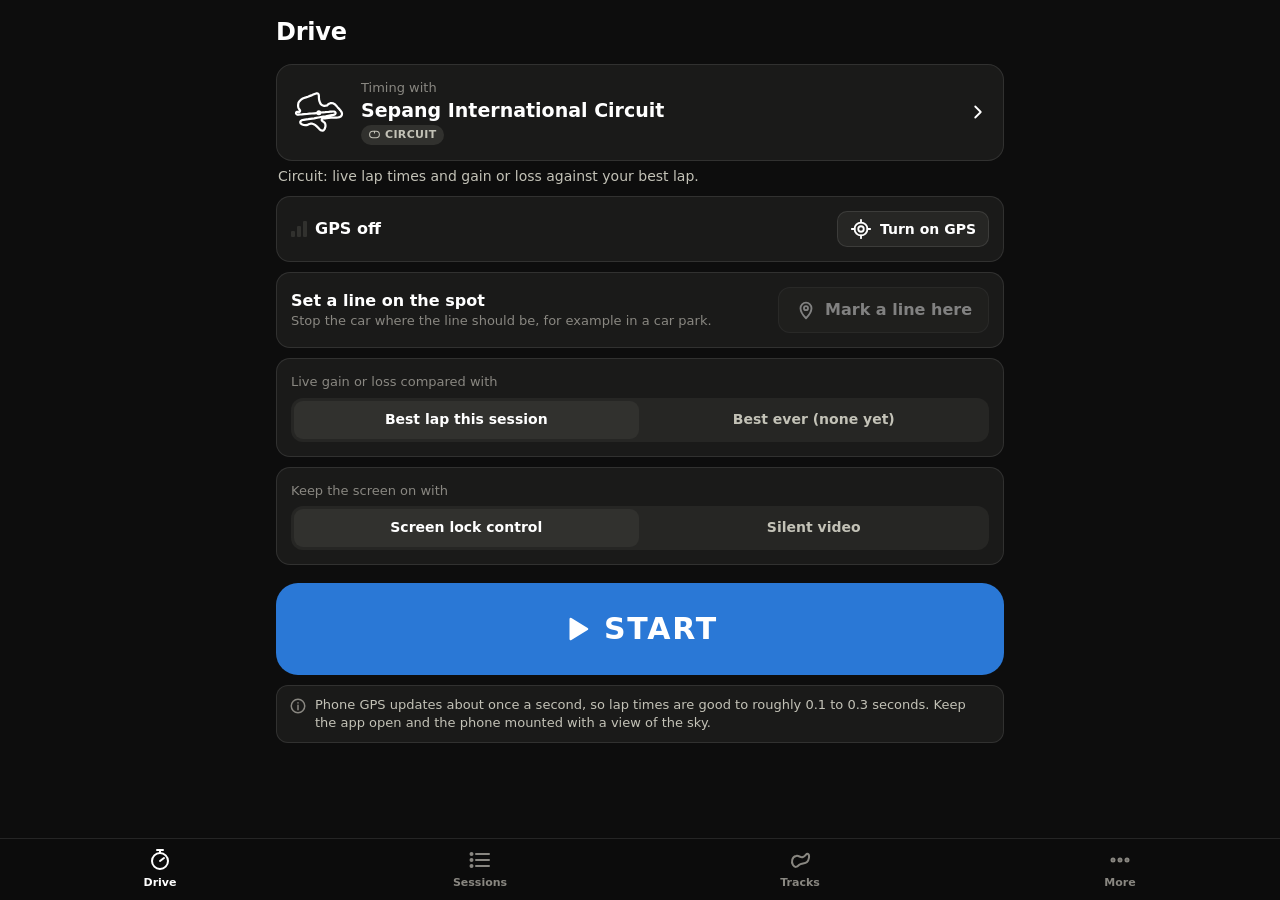
<file: index.html>
<!doctype html>
<html lang="en">
<head>
<meta charset="utf-8">
<meta name="viewport" content="width=device-width, initial-scale=1, viewport-fit=cover">
<meta http-equiv="Content-Security-Policy" content="default-src 'self'; script-src 'self'; style-src 'self' 'unsafe-inline'; img-src 'self' data: blob:; media-src 'self' blob:; connect-src 'self'; worker-src 'self'; manifest-src 'self'; font-src 'self'; object-src 'none'; base-uri 'self'; form-action 'none'">
<meta name="referrer" content="no-referrer">
<meta name="color-scheme" content="dark">
<meta name="theme-color" content="#000000">
<meta name="apple-mobile-web-app-capable" content="yes">
<meta name="mobile-web-app-capable" content="yes">
<meta name="apple-mobile-web-app-status-bar-style" content="black">
<meta name="apple-mobile-web-app-title" content="Drive Timer">
<meta name="format-detection" content="telephone=no">
<meta name="description" content="Lap timer and drive logger for the circuit and the road. Works offline; recordings stay on the phone.">
<title>Drive Timer</title>
<link rel="manifest" href="manifest.webmanifest">
<link rel="icon" href="icons/icon.svg" type="image/svg+xml">
<link rel="apple-touch-icon" href="icons/apple-touch-icon.png">
<link rel="stylesheet" href="css/app.css">
</head>
<body>
<main id="app"><p style="padding:24px;color:#898781">Loading...</p></main>
<nav id="tabs" aria-label="Main">
  <a href="#/drive" data-tab="drive"><span class="ic" aria-hidden="true"><svg viewBox="0 0 24 24" fill="none" stroke="currentColor" stroke-width="2" stroke-linecap="round" stroke-linejoin="round"><circle cx="12" cy="13" r="8"/><path d="M12 13l4-3"/><path d="M9 2h6"/><path d="M12 2v3"/></svg></span>Drive</a>
  <a href="#/sessions" data-tab="sessions"><span class="ic" aria-hidden="true"><svg viewBox="0 0 24 24" fill="none" stroke="currentColor" stroke-width="2" stroke-linecap="round" stroke-linejoin="round"><path d="M8 6h13M8 12h13M8 18h13"/><circle cx="3.5" cy="6" r="1"/><circle cx="3.5" cy="12" r="1"/><circle cx="3.5" cy="18" r="1"/></svg></span>Sessions</a>
  <a href="#/tracks" data-tab="tracks"><span class="ic" aria-hidden="true"><svg viewBox="0 0 24 24" fill="none" stroke="currentColor" stroke-width="2" stroke-linecap="round" stroke-linejoin="round"><path d="M5 17c-2-3-1-8 3-9 3-1 4 2 7 1s3-4 5-3 1 6-1 8-6 1-8 3-4 3-6 0z"/></svg></span>Tracks</a>
  <a href="#/more" data-tab="more"><span class="ic" aria-hidden="true"><svg viewBox="0 0 24 24" fill="none" stroke="currentColor" stroke-width="2" stroke-linecap="round" stroke-linejoin="round"><circle cx="5" cy="12" r="1.5"/><circle cx="12" cy="12" r="1.5"/><circle cx="19" cy="12" r="1.5"/></svg></span>More</a>
</nav>
<noscript><p style="padding:24px">Drive Timer needs JavaScript.</p></noscript>
<script type="module" src="js/app.js"></script>
</body>
</html>
</file>
<file: css/app.css>
/* Drive Timer - dark theme only (in-car use). Colour roles follow the dataviz palette (dark steps). */
:root {
  color-scheme: dark;
  --page: #0d0d0d;
  --surface: #1a1a19;
  --surface-2: #262624;
  --surface-3: #31312e;
  --grid: #2c2c2a;
  --axis: #383835;
  --ink: #ffffff;
  --ink-2: #c3c2b7;
  --muted: #898781;
  --border: rgba(255, 255, 255, 0.1);
  --series-1: #3987e5;
  --series-2: #d95926;
  --accent: #2a78d6;
  --best: #9085e9;
  --good: #0ca30c;
  --warning: #fab219;
  --serious: #ec835a;
  --critical: #d03b3b;
  --tab-h: 62px;
  --safe-b: env(safe-area-inset-bottom, 0px);
  --safe-t: env(safe-area-inset-top, 0px);
  --font: system-ui, -apple-system, "Segoe UI", sans-serif;
}
* { box-sizing: border-box; }
html, body { margin: 0; background: var(--page); color: var(--ink); font-family: var(--font); font-size: 16px; line-height: 1.4; -webkit-text-size-adjust: 100%; }
body { min-height: 100vh; overscroll-behavior-y: none; -webkit-tap-highlight-color: transparent; }
button, input, select { font: inherit; color: inherit; }
a { color: var(--series-1); }
.muted { color: var(--muted); }
.small { font-size: 13px; }
.hidden { display: none !important; }
.ic { display: inline-flex; width: 22px; height: 22px; flex: none; }
.ic svg { width: 100%; height: 100%; }

/* ---------- layout ---------- */
#app { padding: calc(12px + var(--safe-t)) 16px calc(var(--tab-h) + var(--safe-b) + 24px); max-width: 760px; margin: 0 auto; }
.screen-head { display: flex; align-items: center; gap: 10px; margin: 4px 0 14px; }
.screen-head h1 { font-size: 24px; margin: 0; flex: 1; letter-spacing: -0.01em; }
.screen-head .icon-btn { margin-right: -6px; }
h2.section { font-size: 15px; font-weight: 600; color: var(--ink-2); margin: 22px 0 8px; text-transform: none; }
.card { background: var(--surface); border-radius: 14px; padding: 14px; margin: 10px 0; border: 1px solid var(--border); }
.row { display: flex; align-items: center; gap: 10px; }
.grow { flex: 1; min-width: 0; }
.btn-row { display: flex; gap: 10px; flex-wrap: wrap; margin-top: 12px; }
.btn-row > .btn { flex: 1 1 auto; }

/* ---------- buttons ---------- */
.btn { display: inline-flex; align-items: center; justify-content: center; gap: 8px; min-height: 46px; padding: 0 16px; border-radius: 12px; border: 1px solid var(--border); background: var(--surface-2); color: var(--ink); font-weight: 600; cursor: pointer; text-decoration: none; }
.btn:active { background: var(--surface-3); }
.btn.primary { background: var(--accent); border-color: transparent; }
.btn.primary:active { background: #256abf; }
.btn.danger { color: #ff8a8a; border-color: rgba(208, 59, 59, 0.5); }
.btn.small { min-height: 36px; padding: 0 12px; font-size: 14px; border-radius: 10px; }
.btn[disabled] { opacity: 0.45; }
.icon-btn { display: inline-flex; align-items: center; justify-content: center; width: 44px; height: 44px; border-radius: 12px; background: transparent; border: 0; color: var(--ink-2); cursor: pointer; }
.icon-btn svg { width: 24px; height: 24px; }
.icon-btn:active { background: var(--surface-2); }
.seg { display: flex; background: var(--surface-2); border-radius: 12px; padding: 3px; gap: 3px; }
.seg button { flex: 1; min-height: 38px; border: 0; border-radius: 9px; background: transparent; color: var(--ink-2); font-weight: 600; font-size: 14px; cursor: pointer; }
.seg button[aria-pressed="true"] { background: var(--surface-3); color: var(--ink); }

/* ---------- tab bar ---------- */
#tabs { position: fixed; left: 0; right: 0; bottom: 0; height: calc(var(--tab-h) + var(--safe-b)); padding-bottom: var(--safe-b); display: flex; background: rgba(13, 13, 13, 0.94); border-top: 1px solid var(--border); backdrop-filter: blur(12px); -webkit-backdrop-filter: blur(12px); z-index: 20; }
#tabs a { flex: 1; display: flex; flex-direction: column; align-items: center; justify-content: center; gap: 3px; color: var(--muted); text-decoration: none; font-size: 11px; font-weight: 600; }
#tabs a[aria-current="page"] { color: var(--ink); }
#tabs .ic { width: 24px; height: 24px; }
body.live-on #tabs { display: none; }
body.live-on { overflow: hidden; }

/* ---------- lists ---------- */
.list { display: flex; flex-direction: column; gap: 8px; }
.item { display: flex; align-items: center; gap: 12px; background: var(--surface); border: 1px solid var(--border); border-radius: 14px; padding: 10px 12px; color: inherit; text-decoration: none; min-height: 64px; cursor: pointer; text-align: left; width: 100%; }
.item:active { background: var(--surface-2); }
.item .title { font-weight: 600; white-space: nowrap; overflow: hidden; text-overflow: ellipsis; }
.item .meta { color: var(--muted); font-size: 13px; }
.item .right { text-align: right; font-variant-numeric: tabular-nums; }
.item .right .big { font-weight: 700; font-size: 17px; }
.outline-icon { flex: none; color: var(--ink-2); }
.oi-path { fill: none; stroke: currentColor; stroke-width: 2.2; stroke-linejoin: round; stroke-linecap: round; }
.oi-start { fill: var(--ink); }
.chip { display: inline-flex; align-items: center; gap: 4px; font-size: 11px; font-weight: 700; letter-spacing: 0.03em; text-transform: uppercase; padding: 2px 7px; border-radius: 999px; background: var(--surface-3); color: var(--ink-2); vertical-align: middle; }
.chip .ic { width: 13px; height: 13px; }
.chip.warn { color: var(--warning); }
.chip.rec { color: #ff8a8a; }
.empty-state { text-align: center; padding: 28px 12px; color: var(--muted); }
.empty-state .ic { width: 40px; height: 40px; color: var(--ink-2); margin-bottom: 8px; }

/* ---------- forms ---------- */
.field { display: flex; flex-direction: column; gap: 6px; margin: 10px 0; }
.field > span { font-size: 13px; color: var(--ink-2); font-weight: 600; }
.field input, .field select { min-height: 46px; padding: 0 12px; border-radius: 12px; border: 1px solid var(--border); background: var(--surface-2); color: var(--ink); }
.field input:focus, .field select:focus { outline: 2px solid var(--accent); outline-offset: 1px; }
.grid2 { display: grid; grid-template-columns: 1fr 1fr; gap: 10px; }

/* ---------- sheets and toasts ---------- */
.sheet-back { position: fixed; inset: 0; background: rgba(0, 0, 0, 0.6); z-index: 50; display: flex; align-items: flex-end; justify-content: center; }
.sheet { width: 100%; max-width: 640px; max-height: 88vh; overflow: auto; background: var(--surface); border-radius: 18px 18px 0 0; padding: 10px 16px calc(18px + var(--safe-b)); border-top: 1px solid var(--border); }
.sheet-head { display: flex; align-items: center; gap: 8px; }
.sheet-head h2 { flex: 1; font-size: 18px; margin: 8px 0; }
#toast { position: fixed; left: 50%; bottom: calc(var(--tab-h) + var(--safe-b) + 14px); transform: translateX(-50%) translateY(20px); opacity: 0; background: var(--surface-3); color: var(--ink); padding: 10px 16px; border-radius: 12px; z-index: 60; transition: opacity 0.2s, transform 0.2s; pointer-events: none; max-width: calc(100% - 32px); text-align: center; }
#toast.show { opacity: 1; transform: translateX(-50%) translateY(0); }
body.live-on #toast { bottom: 120px; }
.banner { display: flex; gap: 10px; align-items: flex-start; padding: 12px; border-radius: 12px; background: rgba(250, 178, 25, 0.1); border: 1px solid rgba(250, 178, 25, 0.35); margin: 10px 0; }
.banner .ic { color: var(--warning); }
.banner.info { background: rgba(57, 135, 229, 0.1); border-color: rgba(57, 135, 229, 0.35); }
.banner.info .ic { color: var(--series-1); }

/* ---------- drive (idle) ---------- */
.pick-def { display: flex; align-items: center; gap: 14px; width: 100%; background: var(--surface); border: 1px solid var(--border); border-radius: 16px; padding: 14px; color: inherit; cursor: pointer; text-align: left; }
.pick-def .name { font-size: 19px; font-weight: 700; }
.pick-def .outline-icon { color: var(--ink); }
.gps-line { display: flex; align-items: center; gap: 10px; }
.gpsq { display: inline-flex; align-items: center; gap: 8px; font-weight: 600; font-variant-numeric: tabular-nums; }
.bars { display: inline-flex; align-items: flex-end; gap: 2px; height: 16px; }
.bars i { display: block; width: 4px; border-radius: 1px; background: var(--surface-3); }
.bars i:nth-child(1) { height: 6px; } .bars i:nth-child(2) { height: 11px; } .bars i:nth-child(3) { height: 16px; }
.gpsq.good .bars i { background: var(--good); }
.gpsq.fair .bars i:nth-child(-n+2) { background: var(--warning); }
.gpsq.bad .bars i:nth-child(1) { background: var(--critical); }
.gpsq.good .q-word { color: var(--good); } .gpsq.fair .q-word { color: var(--warning); } .gpsq.bad .q-word { color: #ff8a8a; }
.start-btn { display: flex; align-items: center; justify-content: center; gap: 12px; width: 100%; min-height: 92px; margin: 18px 0 8px; border: 0; border-radius: 22px; background: var(--accent); color: #fff; font-size: 30px; font-weight: 800; letter-spacing: 0.06em; cursor: pointer; }
.start-btn .ic { width: 30px; height: 30px; }
.start-btn:active { background: #256abf; }
.plain-line { color: var(--ink-2); font-size: 14px; margin: 6px 2px; }
.mark-status { font-weight: 600; }

/* ---------- live screen ---------- */
#live { position: fixed; inset: 0; z-index: 30; background: #000; color: #fff; display: grid; grid-template-rows: auto 1fr auto; padding: calc(6px + var(--safe-t)) 14px calc(10px + var(--safe-b)); user-select: none; -webkit-user-select: none; }
.live-top { display: flex; align-items: center; gap: 10px; font-size: 15px; font-weight: 600; color: var(--ink-2); min-height: 40px; }
.live-top .rec { display: inline-flex; align-items: center; gap: 6px; color: #ff6b6b; font-variant-numeric: tabular-nums; }
.live-top .rec::before { content: ""; width: 10px; height: 10px; border-radius: 50%; background: #ff3b3b; animation: pulse 1.6s infinite; }
.live-top .demo { color: var(--warning); }
.live-top .name { flex: 1; min-width: 0; overflow: hidden; text-overflow: ellipsis; white-space: nowrap; text-align: center; }
.live-top .awake { display: inline-flex; color: var(--muted); }
.live-top .awake.off { color: var(--warning); }
@keyframes pulse { 50% { opacity: 0.35; } }
.live-main { display: flex; flex-direction: column; justify-content: center; align-items: stretch; gap: 1vh; position: relative; min-height: 0; }
.lapno { font-size: clamp(22px, 6vw, 40px); font-weight: 700; color: var(--ink-2); letter-spacing: 0.04em; text-align: center; }
.running { font-size: min(25vw, 17vh); font-weight: 800; line-height: 1; text-align: center; font-variant-numeric: tabular-nums; letter-spacing: -0.02em; }
.delta { display: flex; align-items: center; justify-content: center; gap: 2vw; font-size: min(19vw, 13vh); font-weight: 800; line-height: 1; font-variant-numeric: tabular-nums; min-height: 1em; }
.delta .arrow { font-size: 0.7em; }
.delta .word { font-size: 0.22em; font-weight: 800; letter-spacing: 0.08em; writing-mode: horizontal-tb; align-self: center; }
.delta.faster { color: var(--good); }
.delta.slower { color: #ff5a5a; }
.delta.level { color: var(--ink); }
.delta.none { color: var(--muted); font-size: min(9vw, 6vh); }
.dbar { position: relative; height: 16px; border-radius: 8px; background: #161616; margin: 1.2vh 4px 0; overflow: hidden; }
.dbar::after { content: ""; position: absolute; left: 50%; top: 0; bottom: 0; width: 2px; margin-left: -1px; background: #555; }
.dbar i { position: absolute; top: 0; bottom: 0; border-radius: 8px; }
.dbar i.faster { background: var(--good); right: 50%; }
.dbar i.slower { background: #ff5a5a; left: 50%; }
.lastbest { display: grid; grid-template-columns: 1fr 1fr; gap: 10px; text-align: center; margin-top: 1vh; }
.lastbest .lbl { font-size: clamp(13px, 3.4vw, 20px); font-weight: 700; color: var(--muted); letter-spacing: 0.06em; }
.lastbest .val { font-size: clamp(30px, 9vw, 64px); font-weight: 800; font-variant-numeric: tabular-nums; line-height: 1.05; }
.lastbest .sub { font-size: clamp(16px, 4.5vw, 28px); font-weight: 700; font-variant-numeric: tabular-nums; }
.lastbest .sub.faster { color: var(--good); } .lastbest .sub.slower { color: #ff5a5a; }
.splitflash { text-align: center; font-size: clamp(20px, 6vw, 36px); font-weight: 800; min-height: 1.2em; font-variant-numeric: tabular-nums; }
.splitflash.faster { color: var(--good); } .splitflash.slower { color: #ff5a5a; }
.flash { position: absolute; inset: 0; background: #000; display: flex; flex-direction: column; align-items: center; justify-content: center; gap: 1vh; text-align: center; }
.flash .f-lap { font-size: clamp(24px, 7vw, 44px); font-weight: 800; color: var(--ink-2); letter-spacing: 0.05em; }
.flash .f-time { font-size: min(24vw, 16vh); font-weight: 800; font-variant-numeric: tabular-nums; line-height: 1; }
.flash .f-delta { font-size: min(14vw, 10vh); font-weight: 800; font-variant-numeric: tabular-nums; }
.flash .f-delta.faster { color: var(--good); } .flash .f-delta.slower { color: #ff5a5a; }
.flash .f-best { display: inline-flex; align-items: center; gap: 10px; font-size: clamp(24px, 7vw, 44px); font-weight: 800; color: var(--best); letter-spacing: 0.06em; }
.flash .f-best .ic { width: 1em; height: 1em; }
.road { display: flex; flex-direction: column; align-items: center; justify-content: center; gap: 2vh; text-align: center; }
.road .big-rec { display: inline-flex; align-items: center; gap: 14px; font-size: clamp(30px, 9vw, 60px); font-weight: 800; color: #ff6b6b; letter-spacing: 0.04em; }
.road .big-rec::before { content: ""; width: 0.55em; height: 0.55em; border-radius: 50%; background: #ff3b3b; animation: pulse 1.6s infinite; }
.road .r-name { font-size: clamp(20px, 6vw, 34px); font-weight: 700; }
.road .r-dist { font-size: clamp(36px, 11vw, 72px); font-weight: 800; font-variant-numeric: tabular-nums; }
.road .r-line { color: var(--ink-2); font-size: clamp(15px, 4.2vw, 22px); }
.road .result { background: #111; border: 1px solid #333; border-radius: 18px; padding: 16px 18px; min-width: 70%; }
.road .result .r-time { font-size: clamp(40px, 12vw, 80px); font-weight: 800; font-variant-numeric: tabular-nums; }
.live-bottom { display: flex; flex-direction: column; gap: 8px; }
.hold-stop { position: relative; overflow: hidden; width: 100%; min-height: 70px; border-radius: 18px; border: 2px solid #5a2323; background: #140707; color: #ff8a8a; font-size: 20px; font-weight: 800; letter-spacing: 0.06em; cursor: pointer; touch-action: none; }
.hold-stop .fill { position: absolute; left: 0; top: 0; bottom: 0; width: 0; background: rgba(208, 59, 59, 0.45); }
.hold-stop.holding .fill { width: 100%; transition: width 1.2s linear; }
.hold-stop span { position: relative; }
.mark-live { min-height: 54px; font-size: 17px; }
.keepawake { position: fixed; right: 2px; bottom: 2px; width: 4px; height: 4px; opacity: 0.02; pointer-events: none; z-index: 1; }
@media (orientation: landscape) and (max-height: 600px) {
  #live { grid-template-rows: auto 1fr auto; padding-left: calc(14px + env(safe-area-inset-left, 0px)); padding-right: calc(14px + env(safe-area-inset-right, 0px)); }
  .live-main.circuit { display: grid; grid-template-columns: 1fr 1.1fr; grid-template-rows: auto 1fr auto; column-gap: 3vw; align-items: center; }
  .live-main.circuit .lapno { grid-column: 1; grid-row: 1; }
  .live-main.circuit .running { grid-column: 1; grid-row: 2; font-size: min(17vw, 34vh); }
  .live-main.circuit .deltawrap { grid-column: 2; grid-row: 1 / span 2; }
  .live-main.circuit .delta { font-size: min(8vw, 22vh); }
  .live-main.circuit .lastbest { grid-column: 1 / span 2; grid-row: 3; }
  .lastbest .val { font-size: min(6vw, 12vh); }
  .lastbest > div { display: flex; align-items: baseline; justify-content: center; gap: 0 12px; flex-wrap: wrap; }
  .lastbest .sub { font-size: min(3.6vw, 7vh); }
  .hold-stop { min-height: 54px; }
}

/* ---------- analysis ---------- */
.hero { margin: 6px 0 4px; }
.hero .lbl { color: var(--ink-2); font-size: 14px; font-weight: 600; }
.hero .val { font-size: 52px; font-weight: 800; line-height: 1.05; letter-spacing: -0.01em; }
.hero .sub { color: var(--muted); font-size: 14px; }
.tiles { display: grid; grid-template-columns: repeat(auto-fit, minmax(150px, 1fr)); gap: 8px; margin: 10px 0; }
.tile { background: var(--surface); border: 1px solid var(--border); border-radius: 12px; padding: 10px 12px; }
.tile .lbl { font-size: 12px; color: var(--ink-2); font-weight: 600; }
.tile .val { font-size: 21px; font-weight: 700; }
.tile .sub { font-size: 12px; color: var(--muted); }
.note { display: flex; gap: 8px; align-items: flex-start; font-size: 13px; color: var(--ink-2); background: var(--surface); border: 1px solid var(--border); border-radius: 12px; padding: 10px 12px; margin: 10px 0; }
.note .ic { width: 18px; height: 18px; color: var(--muted); margin-top: 1px; }
.laps { width: 100%; border-collapse: collapse; font-variant-numeric: tabular-nums; font-size: 14px; }
.laps th { text-align: right; font-size: 12px; color: var(--muted); font-weight: 600; padding: 6px 6px; border-bottom: 1px solid var(--grid); }
.laps th:first-child, .laps td:first-child { text-align: left; }
.laps td { text-align: right; padding: 9px 6px; border-bottom: 1px solid var(--grid); white-space: nowrap; }
.laps tr { cursor: pointer; }
.laps tr.sel td { background: rgba(57, 135, 229, 0.14); }
.laps tr.sel td:first-child { box-shadow: inset 3px 0 0 var(--series-1); }
.laps tr.ref td:first-child { box-shadow: inset 3px 0 0 var(--series-2); }
.laps td.bestcell { background: rgba(144, 133, 233, 0.16); }
.ic.star { color: var(--best); width: 14px; height: 14px; vertical-align: -2px; }
.laps .flag { color: var(--warning); font-size: 12px; }
.laps .dpos { color: #ff8a8a; } .laps .dneg { color: #45c745; }
.table-wrap { overflow-x: auto; margin: 0 -4px; }
.chart { margin: 12px 0; background: var(--surface); border: 1px solid var(--border); border-radius: 14px; padding: 12px 10px 10px; }
.chart figcaption { display: flex; flex-direction: column; gap: 1px; padding: 0 4px 6px; }
.chart-title { font-weight: 700; font-size: 15px; }
.chart-sub { font-size: 12px; color: var(--muted); }
.legend { display: flex; flex-wrap: wrap; gap: 4px 14px; padding: 0 4px 6px; font-size: 13px; color: var(--ink-2); }
.legend .key { display: inline-flex; align-items: center; gap: 6px; }
.sw { display: inline-block; width: 12px; height: 12px; border-radius: 3px; }
.sw.good { background: var(--good); } .sw.crit { background: var(--critical); }
.plot { position: relative; width: 100%; touch-action: pan-y; }
.plot.gg { display: flex; justify-content: center; }
.plot-svg { display: block; overflow: visible; }
.plot-svg .grid line { stroke: var(--grid); stroke-width: 1; }
.plot-svg .grid line.axis, .plot-svg line.axis { stroke: var(--axis); }
.plot-svg .tick { fill: var(--muted); font-size: 11px; font-variant-numeric: tabular-nums; }
.plot-svg .zero { stroke: #6b6a65; stroke-width: 1; }
.plot-svg .series { fill: none; stroke-width: 2; stroke-linejoin: round; stroke-linecap: round; }
.plot-svg .crosshair { stroke: var(--ink-2); stroke-width: 1; }
.plot-svg .dot { stroke: var(--surface); stroke-width: 2; }
.plot-svg .hl { fill: none; stroke: var(--ink); stroke-width: 2; }
.plot-svg .wash-label { fill: var(--muted); font-size: 11px; }
.plot-svg .ring-grid { fill: none; stroke: var(--grid); }
.plot-svg .axis-word { fill: var(--muted); font-size: 11px; font-weight: 600; }
.plot-svg .outline { fill: none; stroke: #3a3a37; stroke-width: 6; stroke-linejoin: round; }
.plot-svg .ring { fill: none; stroke: var(--surface); stroke-width: 8; stroke-linejoin: round; stroke-linecap: round; }
.plot-svg .route { fill: none; stroke-width: 3.5; stroke-linejoin: round; stroke-linecap: round; }
.plot-svg .tline { stroke: var(--ink-2); stroke-width: 2; stroke-linecap: round; }
.plot-svg .tline.main { stroke: var(--ink); stroke-width: 3; }
.plot-svg .tarrow { fill: none; stroke: var(--ink-2); stroke-width: 2; stroke-linejoin: round; stroke-linecap: round; }
.plot-svg .tarrow.main { stroke: var(--ink); }
.plot-svg .map-label { fill: var(--ink-2); font-size: 11px; font-weight: 600; paint-order: stroke; stroke: var(--surface); stroke-width: 3px; }
.plot-svg .map-label.strong { fill: var(--ink); font-size: 12px; }
.plot-svg .turn { fill: var(--muted); font-size: 10px; font-weight: 700; paint-order: stroke; stroke: var(--surface); stroke-width: 3px; }
.plot-svg .anno-dot { fill: var(--ink); stroke: var(--surface); stroke-width: 2; }
.plot-svg .map-marker { fill: var(--ink); stroke: #000; stroke-width: 3; }
.plot-svg.pickable { cursor: crosshair; }
.plot-svg .bar-label { fill: var(--ink-2); font-size: 13px; font-weight: 600; }
.plot-svg .bar-value { fill: var(--ink); font-size: 13px; font-weight: 700; font-variant-numeric: tabular-nums; }
.tip { position: absolute; top: 4px; left: 0; min-width: 130px; background: rgba(38, 38, 36, 0.97); border: 1px solid var(--border); border-radius: 10px; padding: 7px 9px; font-size: 12px; pointer-events: none; opacity: 0; transition: opacity 0.1s; z-index: 2; }
.tip.show { opacity: 1; }
.tip-head { color: var(--muted); margin-bottom: 3px; font-variant-numeric: tabular-nums; }
.tip-row { display: flex; align-items: center; gap: 6px; }
.tip-row strong { font-size: 14px; font-variant-numeric: tabular-nums; }
.tip-row span { color: var(--ink-2); }
.scale-legend { display: flex; align-items: center; gap: 8px; font-size: 12px; color: var(--ink-2); padding: 6px 4px 0; font-variant-numeric: tabular-nums; }
.scale-legend .ramp { flex: 0 1 160px; height: 8px; border-radius: 4px; }
.table-view { margin-top: 6px; font-size: 13px; }
.table-view summary { color: var(--muted); cursor: pointer; padding: 4px; }
.table-scroll { max-height: 260px; overflow: auto; }
table.data { border-collapse: collapse; width: 100%; font-variant-numeric: tabular-nums; }
table.data th, table.data td { padding: 4px 8px; text-align: right; border-bottom: 1px solid var(--grid); }
table.data th { color: var(--muted); font-weight: 600; position: sticky; top: 0; background: var(--surface); }
.empty { padding: 20px; text-align: center; }
.pick-help { font-weight: 600; color: var(--ink); }
.steps { margin: 6px 0 0 18px; padding: 0; color: var(--ink-2); font-size: 14px; }
.steps li { margin: 4px 0; }

.screen-head h1.title-sm { font-size: 20px; line-height: 1.2; }
.plot-svg .ring-label { paint-order: stroke; stroke: var(--surface); stroke-width: 3px; }
.pick-help { min-height: 2.8em; margin: 6px 0; }
.pick-actions { min-height: 46px; flex-wrap: nowrap; }
.pick-actions > .btn { flex: 0 1 auto; }
.save-warn { display: flex; gap: 8px; align-items: center; padding: 10px 12px; border-radius: 12px; background: #2a0a0a; border: 1px solid #7a2020; color: #ff9a9a; font-weight: 700; font-size: 15px; }
.save-warn .ic { color: #ff6b6b; }
</file>
